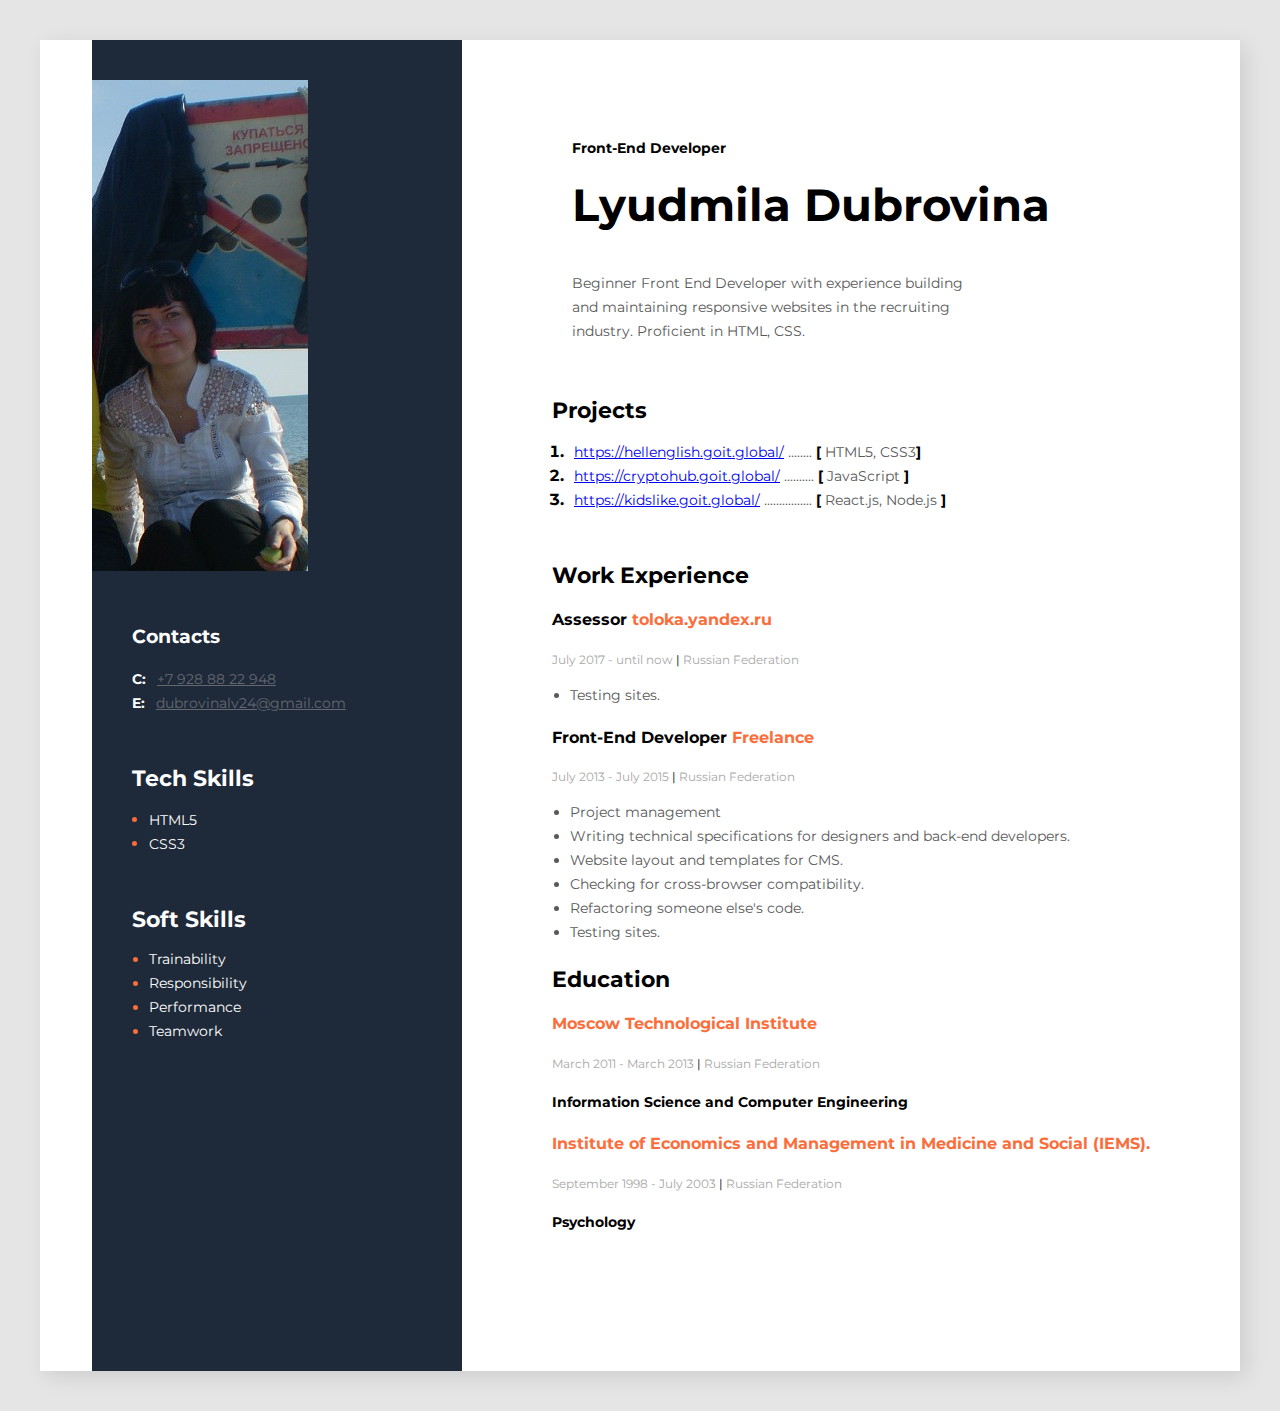
<file: My-resume — копия/index.html>
<!DOCTYPE html>
<html lang="en">
  <head>
    <meta charset="UTF-8" />
    <meta http-equiv="X-UA-Compatible" content="IE=edge" />
    <meta name="viewport" content="width=device-width, initial-scale=1.0" />
    <title>My resume</title>
    <link rel="preconnect" href="https://fonts.gstatic.com" />
    <link
      href="https://fonts.googleapis.com/css2?family=Montserrat:wght@400;700&display=swap"
      rel="stylesheet"
    />
    <link rel="stylesheet" href="css/style.css" />
  </head>
  <body>
    <!-- Main conteiner -->
    <div class="main-conteiner">
      <!-- Main content sections -->
      <div class="main-content-section">
        <!-- About me section-->
        <div class="about-me-section">
          <h2 class="about-me-profession">Front-End Developer</h2>
          <h1 class="about-me-name">Lyudmila Dubrovina</h1>
          <p class="about-me-description">
            Beginner Front End Developer with experience building and maintaining responsive
            websites in the recruiting industry. Proficient in HTML, CSS.
          </p>
        </div>

        <!--My projects section-->
        <div class="my-projects-section">
          <h3 class="main-content-title">Projects</h3>
          <ol class="my-projects-list">
            <li class="my-projects-item">
              <span class="my-projects-text">
                <a href="https://hellenglish.goit.global/" class="my-projects-link"
                  >https://hellenglish.goit.global/</a
                >
                ........
                <span class="my-projects-bracket">[</span> HTML5, CSS3<span
                  class="my-projects-bracket"
                  >]</span
                >
              </span>
            </li>
            <li class="my-projects-item">
              <span class="my-projects-text">
                <a href="https://cryptohub.goit.global/" class="my-projects-link"
                  >https://cryptohub.goit.global/</a
                >
                ..........
                <span class="my-projects-bracket">[</span> JavaScript
                <span class="my-projects-bracket">]</span>
              </span>
            </li>
            <li class="my-projects-item">
              <span class="my-projects-text">
                <a href="https://kidslike.goit.global/" class="my-projects-link"
                  >https://kidslike.goit.global/</a
                >
                ................
                <span class="my-projects-bracket">[</span> React.js, Node.js
                <span class="my-projects-bracket">]</span>
              </span>
            </li>
          </ol>
        </div>
        <!--My work experience section-->
        <div class="my-work-experience-section">
          <h3 class="main-content-title">Work Experience</h3>
        </div>
        <!--My company 4 section-->
        <div class="my-work-experience-company-block">
          <h4 class="my-work-experience-position">
            Assessor <span class="my-work-experience-company">toloka.yandex.ru</span>
          </h4>
          <p class="my-work-experience-period">
            July 2017 - until now <span class="my-work-experience-divider">|</span> Russian
            Federation
          </p>
          <ul class="my-work-experience-dutys">
            <li class="my-work-experience-duty-item">Testing sites.</li>
          </ul>
        </div>
        <!--My company 3 section-->
        <div class="my-work-experience-company-block">
          <h4 class="my-work-experience-position">
            Front-End Developer <span class="my-work-experience-company">Freelance</span>
          </h4>
          <p class="my-work-experience-period">
            July 2013 - July 2015 <span class="my-work-experience-divider">|</span> Russian
            Federation
          </p>
          <ul class="my-work-experience-dutys">
            <li class="my-work-experience-duty-item">Project management</li>
            <li class="my-work-experience-duty-item">
              Writing technical specifications for designers and back-end developers.
            </li>
            <li class="my-work-experience-duty-item">Website layout and templates for CMS.</li>
            <li class="my-work-experience-duty-item">Checking for cross-browser compatibility.</li>
            <li class="my-work-experience-duty-item">Refactoring someone else's code.</li>
            <li class="my-work-experience-duty-item">Testing sites.</li>
          </ul>
        </div>

        <!--My education section-->
        <div class="my-education-section">
          <h3 class="main-content-title">Education</h3>
          <h4 class="my-education-name">Moscow Technological Institute</h4>
          <p class="my-education-period">
            March 2011 - March 2013 <span class="my-education-divider">|</span> Russian Federation
          </p>
          <h5 class="my-education-qualification">Information Science and Computer Engineering</h5>

          <h4 class="my-education-name">
            Institute of Economics and Management in Medicine and Social (IEMS).
          </h4>
          <p class="my-education-period">
            September 1998 - July 2003 <span class="my-education-divider">|</span> Russian
            Federation
          </p>
          <h5 class="my-education-qualification">Psychology</h5>
        </div>
      </div>

      <!-- Sidebar section-->

      <aside class="sidebar-section">
        <img src="img/я обрез.jpg" alt="My photo" <!-- contacts section-- />
        <div>
          <!-- Contacts-section -->
          <div class="contacts-section">
            <h3>Contacts</h3>
            <div>
              <span class="contact-section-type">C:</span>
              <a class="contact-section-link" href="tel:+79288822948">+7 928 88 22 948</a>
            </div>
            <div>
              <span class="contact-section-type">E:</span>
              <a class="contact-section-link" href="mailto:dubrovinalv24@gmail.com"
                >dubrovinalv24@gmail.com</a
              >
            </div>
          </div>

          <!-- Tech Skills section-->
          <div class="tech-skills-section">
            <h3 class="sidebar-title">Tech Skills</h3>
            <ul class="tech-skills-list">
              <li class="tech-skills-item"><span class="tech-skills-item-text">HTML5</span></li>
              <li class="tech-skills-item"><span class="tech-skills-item-text">CSS3</span></li>
            </ul>
          </div>

          <!-- Soft Skills section-->
          <div class="soft-skills-section">
            <h3 class="sidebar-title">Soft Skills</h3>
            <ul class="soft-skills-list">
              <li class="soft-skills-item">
                <span class="soft-skills-item-text">Trainability</span>
              </li>
              <li class="soft-skills-item">
                <span class="soft-skills-item-text">Responsibility</span>
              </li>
              <li class="soft-skills-item">
                <span class="soft-skills-item-text">Performance</span>
              </li>
              <li class="soft-skills-item"><span class="soft-skills-item-text">Teamwork</span></li>
            </ul>
          </div>
        </div>
      </aside>
    </div>
  </body>
</html>
</file>
<file: My-resume — копия/css/style.css>
body {
  font-family: 'Montserrat', sans-serif;
  background-color: #e5e5e5;
}
.main-conteiner {
  display: flex;
  flex-direction: row-reverse;
  background: #fff;
  width: 1200px;
  margin: 40px auto;
  box-shadow: 6px 6px 20px rgba(0, 0, 0, 0.1);
}
/* Main content section */
.main-content-section {
  padding: 100px 90px;
}
/* About-me-section */
.about-me-section {
  padding-left: 20px;
  display: flex;
  flex-direction: column;
  margin: 0px 0px 40px 0px;
}
.about-me-profession {
  font-style: normal;
  font-weight: bold;
  font-size: 14px;
  line-height: 17px;
  font-size: 14px;
  font-weight: 700;
  color: #000;
  margin: 0px 0px 20px 0px;
}
.about-me-name {
  font-style: normal;
  font-weight: bold;
  font-size: 45px;
  line-height: 55px;
  margin: 0px 0px 25px 0px;
  color: #000000;
}
.about-me-description {
  width: 400px;
  font-style: normal;
  font-weight: normal;
  font-size: 14px;
  line-height: 24px;
  color: #595959;
}
/* My-projects-section */
.my-projects-section {
  margin-bottom: 50px;
}
.my-projects-list {
  padding: 0px 0px 0px 17px;
}
.my-projects-item {
  color: #000000;
  font-weight: 700;
}
.my-projects-text {
  font-style: normal;
  font-weight: normal;
  font-size: 14px;
  line-height: 24px;
  color: #595959;
  margin-left: 5px;
}
.my-projects-link {
  font-style: normal;
  font-weight: normal;
  font-size: 14px;
  line-height: 24px;
}
.my-projects-bracket {
  font-style: normal;
  font-weight: bold;
  font-size: 14px;
  line-height: 24px;
  color: #000000;
}
.main-content-title {
  font-style: normal;
  font-weight: bold;
  font-size: 22px;
  line-height: 27px;
  color: #000000;
  margin-bottom: 10px;
}
/* My work experience section */
.my-work-experience-company-block {
  margin: 0px 0px 15px 0px;
}
.my-work-experience-company {
font-style: normal;
font-weight: bold;
font-size: 16px;
line-height: 20px;
  color: #FB6D3A;
}
.my-work-experience-position {
font-style: normal;
font-weight: bold;
font-size: 16px;
line-height: 20px;
color: #000000;
margin-bottom: 0px 0px 10px 0px;
}
.my-work-experience-period {
  font-style: normal;
font-weight: normal;
font-size: 12px;
line-height: 15px;
color: #A8A8A8;
margin-bottom: 0px 0px 10px 0px;
}
.my-work-experience-divider {
color: #000000;
}
.my-work-experience-dutys {
  padding: 0px 0px 0px 18px;
}
.my-work-experience-duty-item {
font-style: normal;
font-weight: normal;
font-size: 14px;
line-height: 24px;
color: #595959;
}
/* My education section */
.my-education-section {
  margin: 0px 0px 40px 0px;
}
.my-education-name {
font-style: normal;
font-weight: bold;
font-size: 16px;
line-height: 20px;
color: #FB6D3A;
}
.my-education-qualification {
font-style: normal;
font-weight: bold;
font-size: 14px;
line-height: 17px;
color: #000000;
}
.my-education-period {
font-style: normal;
font-weight: normal;
font-size: 12px;
line-height: 15px;
color: #A8A8A8;
}
.my-education-divider {
  color: #000000;
}
/* Sidebar-section */
.sidebar-section {
  background: #1e2939;
  width: 370px;
  padding: 40px 0px;
}
.contacts-section,
.tech-skills-section {
  margin: 50px 0px 0px 40px;
  color: #ffffff;
}
.sidebar-title {
  font-style: normal;
  font-weight: bold;
  font-size: 22px;
  line-height: 27px;
  color: #ffffff;
  margin-bottom: 10px;
}
.soft-skills-section {
  font-style: normal;
  font-weight: normal;
  font-size: 14px;
  line-height: 24px;
  margin: 50px 0px 0px 40px;
  color: #ffffff;
}

/* Contacts section */
.contact-section-type {
  font-style: normal;
  font-weight: bold;
  font-size: 14px;
  line-height: 24px;
  color: #ffffff;
  margin-right: 7px;
}
.contact-section-link {
  font-style: normal;
  font-weight: normal;
  font-size: 14px;
  line-height: 24px;
  color: #a8a8a8;
  opacity: 0.5;
}
/* Tech-skills-section */
.tech-skills-list {
  padding: 0 0 0 17px;
}
.tech-skills-item {
  color: #fb6d3a;
}
.tech-skills-item-text {
  font-style: normal;
  font-weight: normal;
  font-size: 14px;
  line-height: 24px;
  color: #ffffff;
}
/* Soft-skills-section */
.soft-skills-list {
  padding: 0 0 0 17px;
}
.soft-skills-item {
  color: #fb6d3a;
}
.soft-skills-item-text {
  font-style: normal;
  font-weight: normal;
  font-size: 14px;
  line-height: 24px;
  color: #ffffff;
}
</file>
